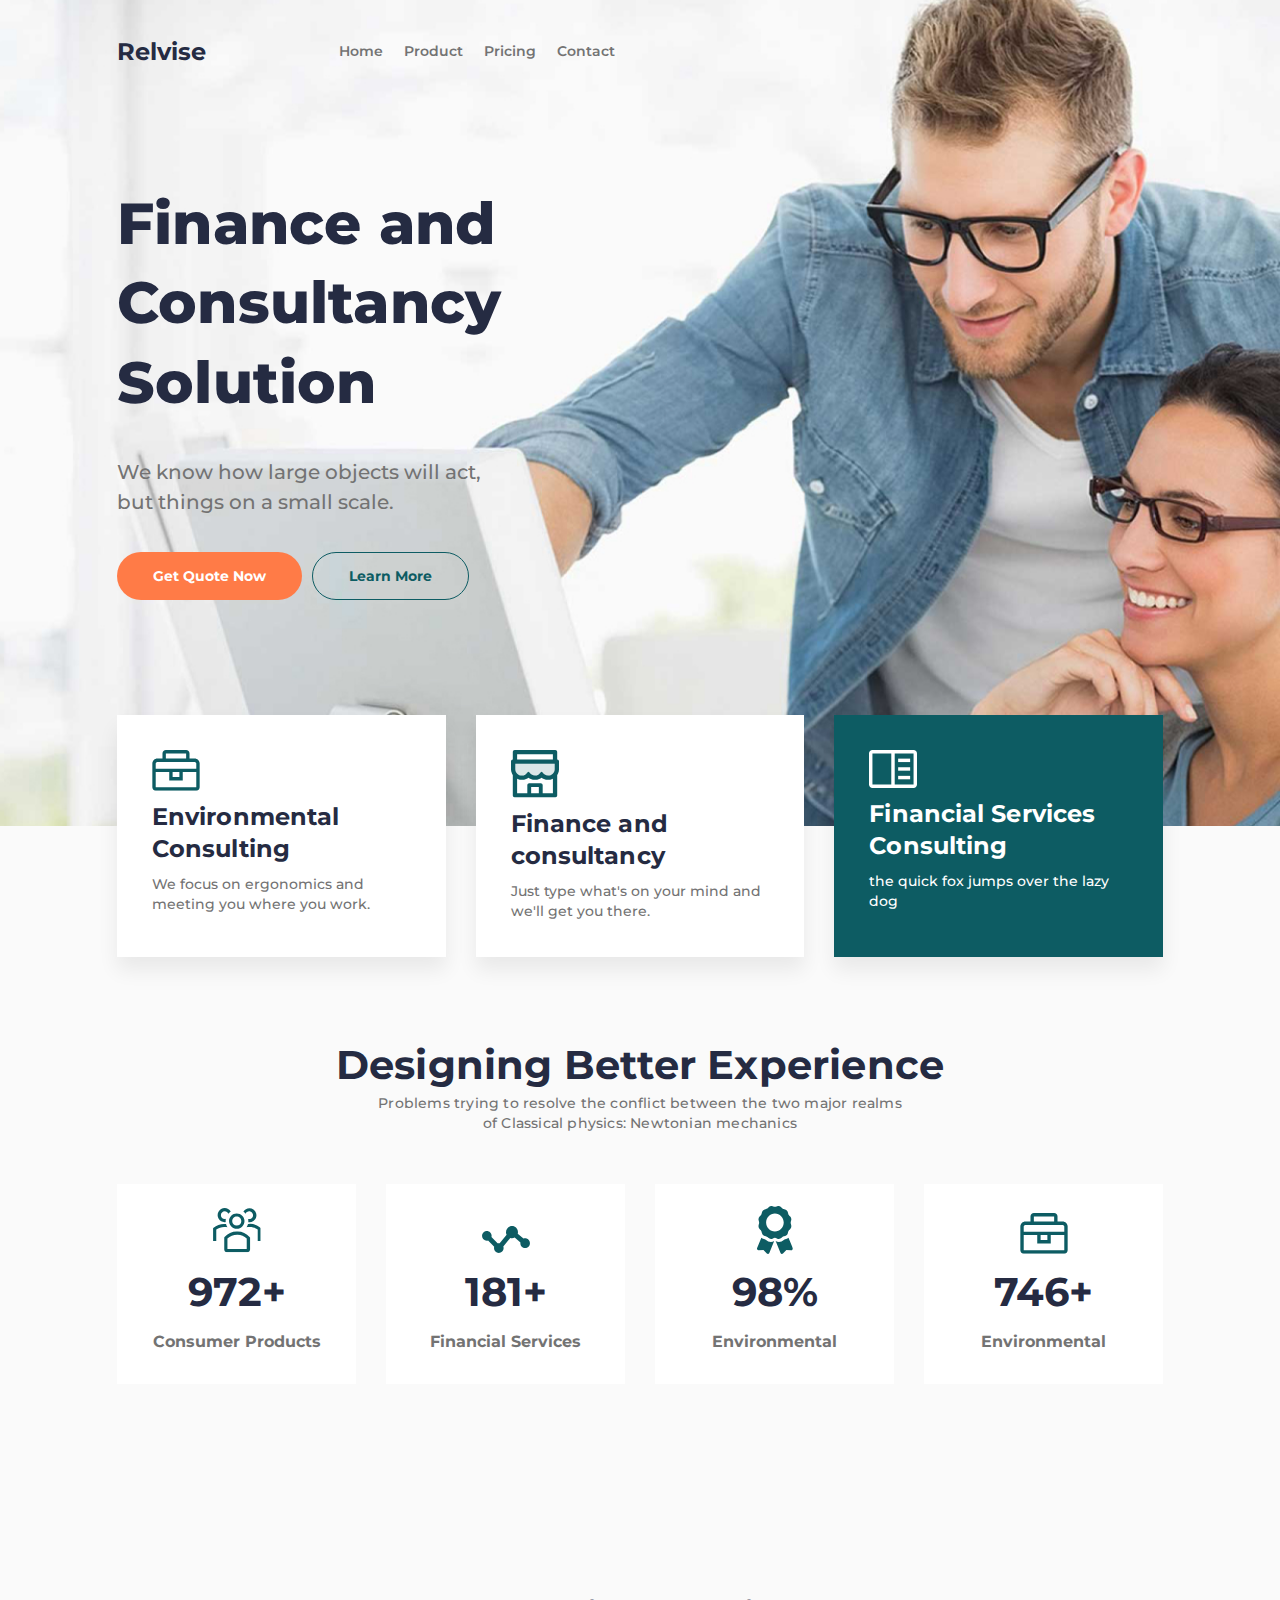
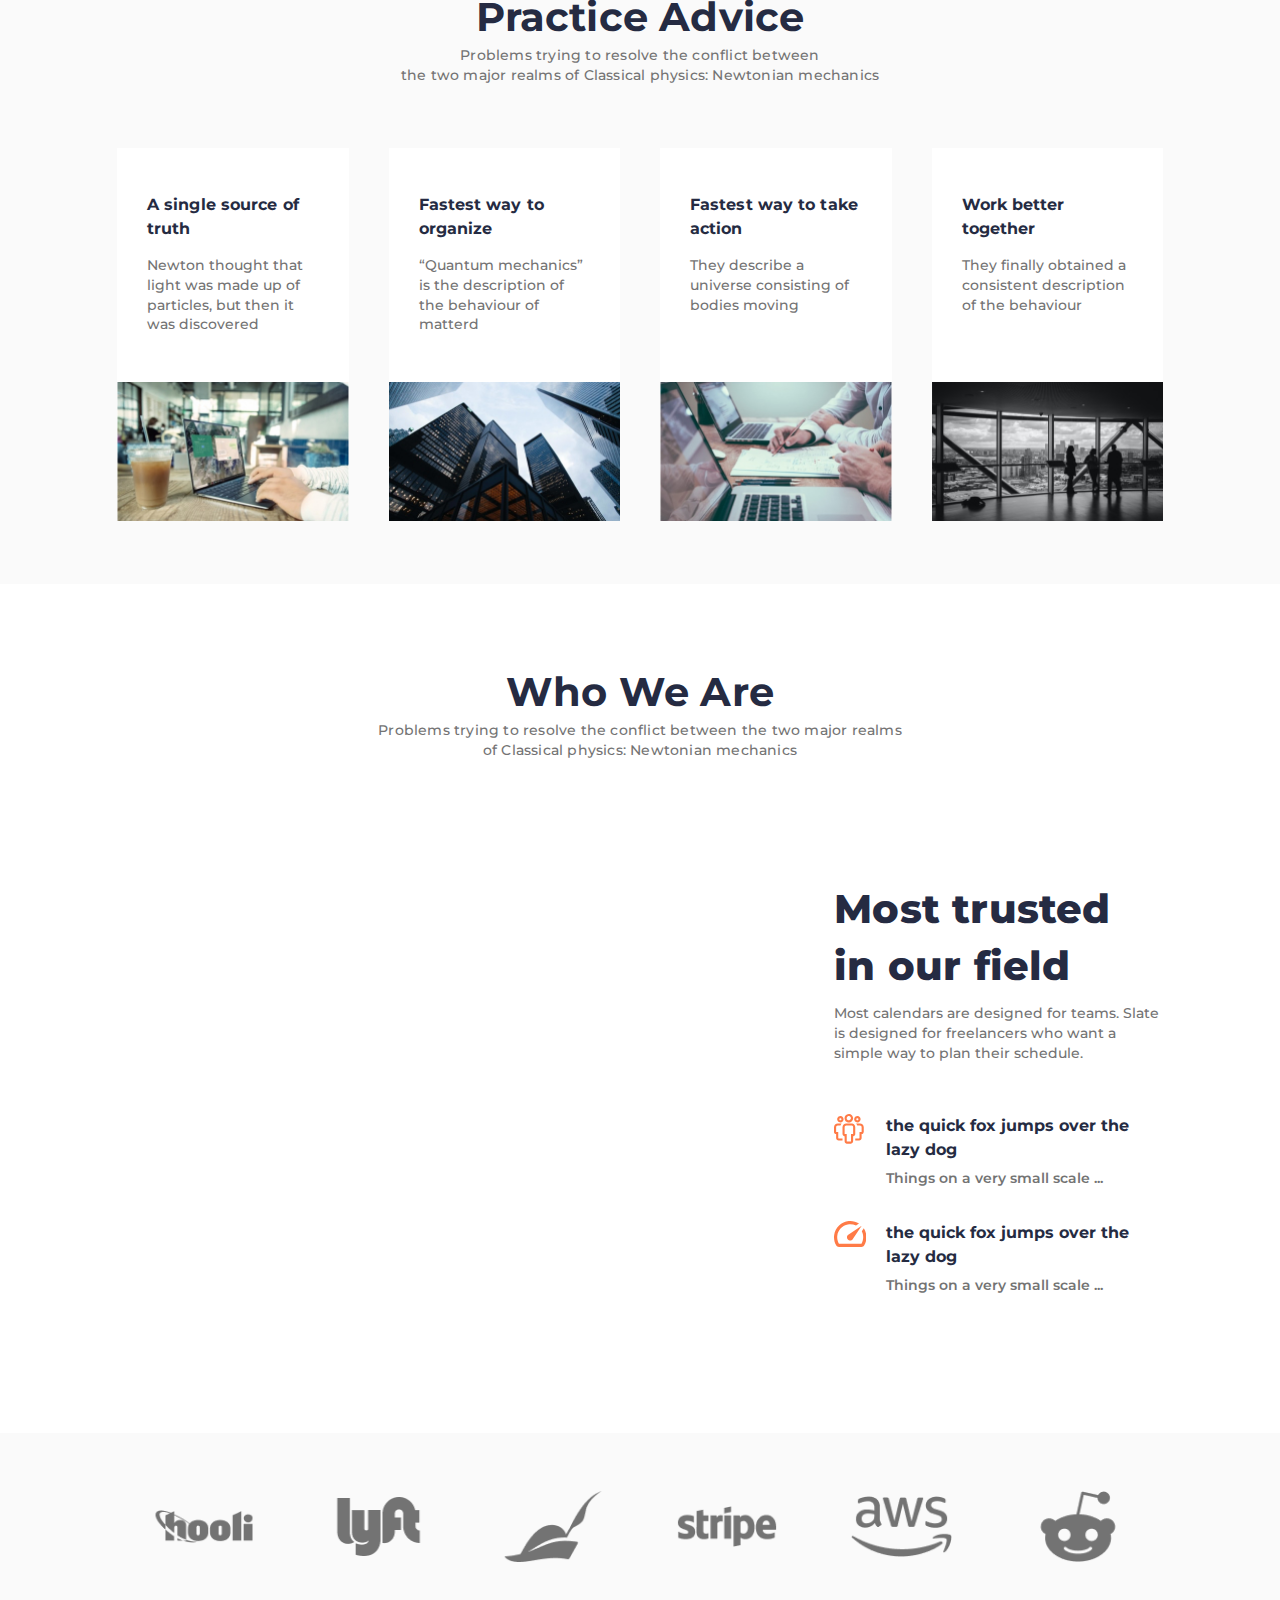
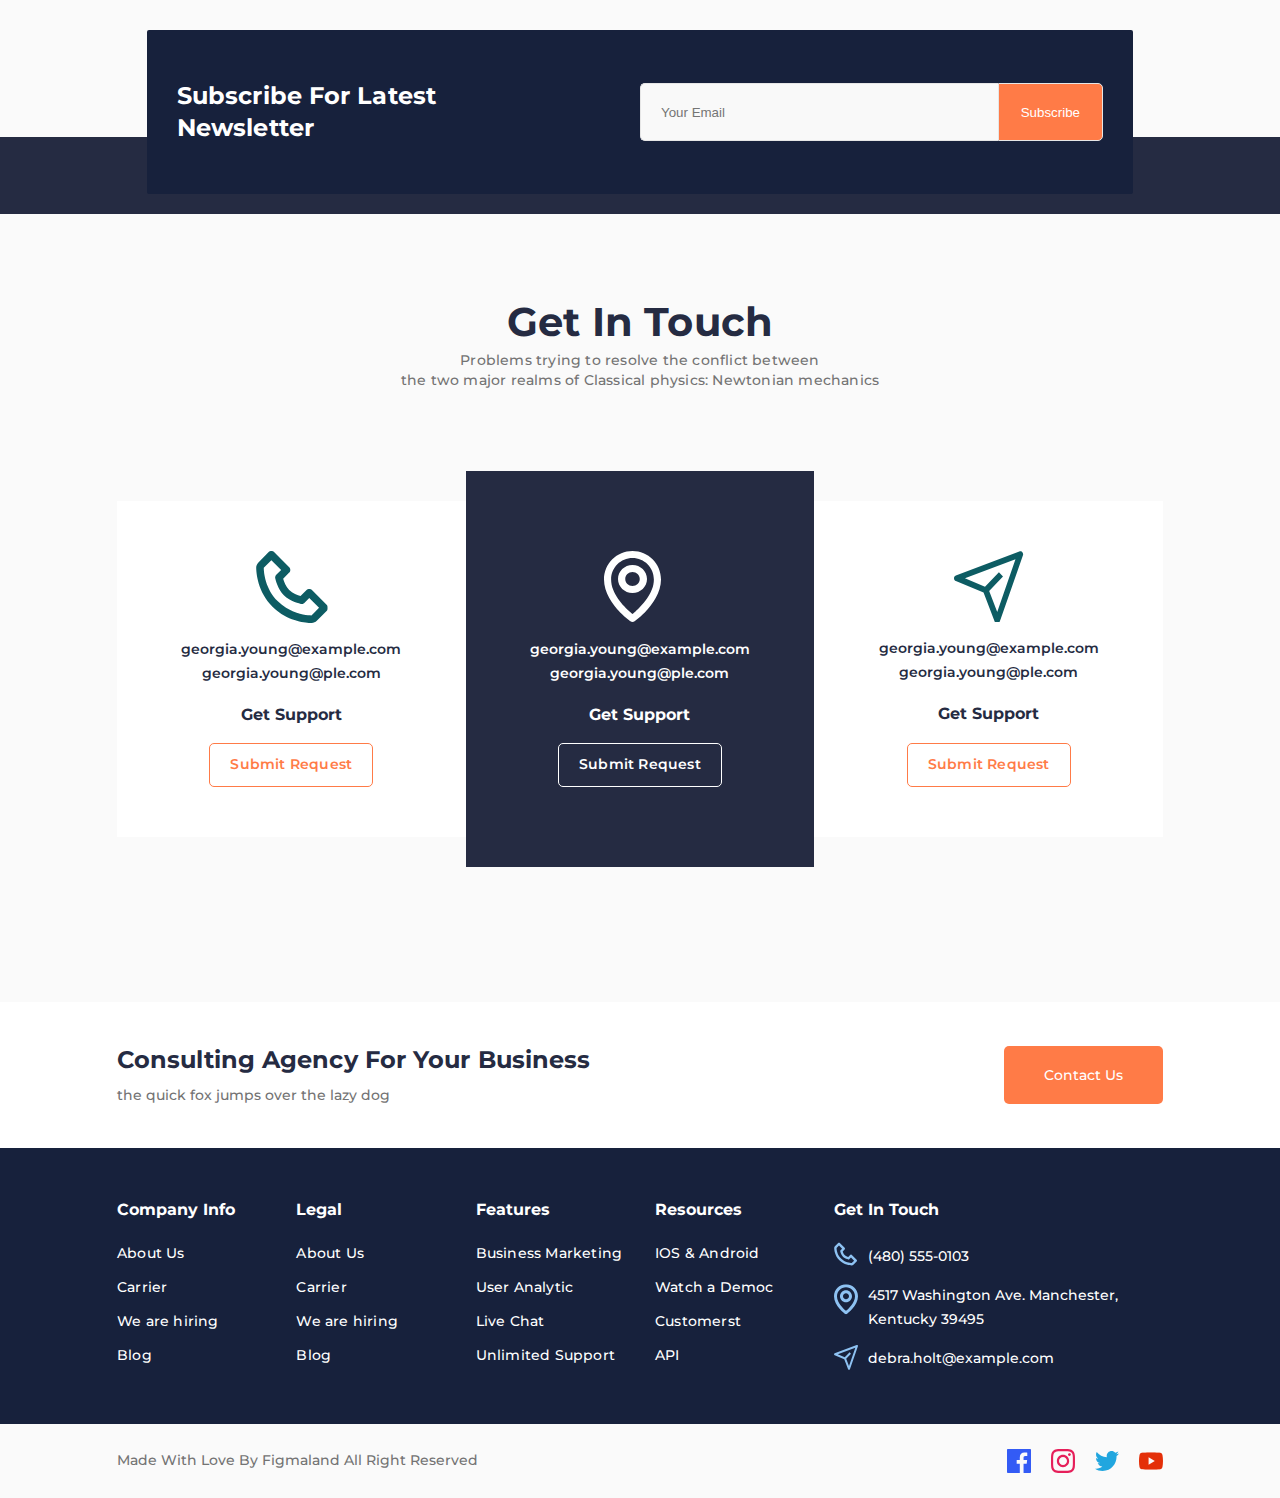
<file: index.html>
<!DOCTYPE html>
<html lang="en">
<head>
   <meta charset="UTF-8">
   <meta name="viewport" content="width=device-width, initial-scale=1.0">
   <link rel="stylesheet" href="css/style.css">
   <link rel="stylesheet" href="css/nullstyle.css">
   <link href="https://fonts.googleapis.com/css?family=Montserrat:regular,500,600,700,800&display=swap" rel="stylesheet" />
   <title>Relvise</title>
</head>
<body>
   <div class="wrapper">
      <header class="header">
         <div class="header__container __container">
            <a href="" class="header__logo">
               Relvise
            </a>
            <nav class="header__menu menu">
               <ul class="menu__list">
                  <li class="menu__item">
                     <a href="" class="menu__link">Home</a>
                  </li>
                  <li class="menu__item">
                     <a href="" class="menu__link">Product</a>
                  </li>
                  <li class="menu__item">
                     <a href="" class="menu__link">Pricing</a>
                  </li>
                  <li class="menu__item">
                     <a href="" class="menu__link">Contact</a>
                  </li>
               </ul>
            </nav>
         </div>
      </header>
      <main class="page">
         <div class="page__main-block main-block">
            <div class="main-block__container __container">
               <div class="main-block__body">
                  <h1 class="main-block__title">
                     Finance and Consultancy Solution 
                  </h1>
                  <div class="main-bclock__text">
                     We know how large objects will act, 
                     but things on a small scale.
                  </div>
                  <div class="main-block__buttons">
                     <a href="" class="main-block__button main-block__button_orange">Get Quote Now</a>
                     <a href="" class="main-block__button main-block__button_border">Learn More</a>
                  </div>
               </div>
               <div class="main-block__image __ibg">
                  <img src="img/mainblock/background.jpg" alt="background">
               </div>
            </div>
         </div>
         <section class="page__services services">
            <div class="services__container __container">
               <div class="services__body">
                  <div class="services__column">
                     <div class="services__item item-service">
                        <div class="item-service__icon">
                           <img src="img/services/01.svg" alt="Environmental Consulting">
                        </div>
                        <h3 class="item-service__title">Environmental Consulting</h3>
                        <div class="item-service__text">We focus on ergonomics and 
                           meeting you where you work. </div>
                     </div>
                  </div>
                  <div class="services__column">
                     <div class="services__item item-service">
                        <div class="item-service__icon">
                           <img src="img/services/02.svg" alt="   Finance and consultancy ">
                        </div>
                        <h3 class="item-service__title">Finance and consultancy </h3>
                        <div class="item-service__text">Just type what's on your mind 
                           and we'll get you there.</div>
                     </div>
                  </div>
                  <div class="services__column">
                     <div class="services__item item-service item-service__green">
                        <div class="item-service__icon">
                           <img src="img/services/03.svg" alt="Financial Services Consulting">
                        </div>
                        <h3 class="item-service__title">Financial Services Consulting</h3>
                        <div class="item-service__text">the quick fox jumps over the 
                           lazy dog</div>
                     </div>
                  </div>
               </div>
            </div>
         </section>
         <section class="page__advantages advantages">
            <div class="advantages__container __container">
               <div class="advantages__header header-block">
                  <h2 class="header-block__title">Designing Better Experience</h2>
                  <div class="header-block__sub-tiitle">Problems trying to resolve the conflict between the two major realms<br> 
                     of Classical physics: Newtonian mechanics </div>
               </div>
               <div class="advantages__body">
                  <div class="advantages__column">
                     <div class="advantages__item">
                        <div class="advantages__icon">
                           <img src="img/advantages/01.svg" alt="Consumer Products">
                        </div>
                        <div class="advantages__value">972+</div>
                        <div class="advantages__text">Consumer Products</div>
                     </div>
                  </div>
                  <div class="advantages__column">
                     <div class="advantages__item">
                        <div class="advantages__icon">
                           <img src="img/advantages/02.svg" alt="Financial Services">
                        </div>
                        <div class="advantages__value">181+</div>
                        <div class="advantages__text">Financial Services</div>
                     </div>
                  </div>
                  <div class="advantages__column">
                     <div class="advantages__item">
                        <div class="advantages__icon">
                           <img src="img/advantages/03.svg" alt="Environmental">
                        </div>
                        <div class="advantages__value">98%</div>
                        <div class="advantages__text">Environmental</div>
                     </div>
                  </div>
                  <div class="advantages__column">
                     <div class="advantages__item">
                        <div class="advantages__icon">
                           <img src="img/advantages/04.svg" alt="Environmental">
                        </div>
                        <div class="advantages__value">746+</div>
                        <div class="advantages__text">Environmental</div>
                     </div>
                  </div>
               </div>
            </div>
         </section>
         <section class="page__practice practice">
            <div class="pracice__container __container">
               <div class="practice__header header-block">
                  <h2 class="header-block__title">Practice Advice</h2>
                  <div class="header-block__sub-tiitle">Problems trying to resolve the conflict between<br> 
                     the two major realms of Classical physics: Newtonian mechanics</div>
               </div>
               <div class="practice__body">
                  <div class="practice__column">  
                     <a href="" class="item-practice__link">
                           <article  class="practice__item item-practice">
                              <div class="item-practice__content">
                                 <a href="" class="item-practice__link">
                                    <h4 class="item-practice__title">A single source 
                                       of truth</h4>
                                 </a>
                                 <div class="item-practice__text">
                                    Newton thought that 
                                    light was made up of 
                                    particles, but then it 
                                    was discovered 
                                 </div>
                              </div>
                              <a href="" class="item-practice__image __ibg">
                                 <img src="img/practice/01.jpg" alt="A single source 
                                 of truth">
                              </a>
                        </article>
                     </a>
                  </div> 
                  <div class="practice__column">  
                     <a href="" class="item-practice__link">
                           <article  class="practice__item item-practice">
                              <div class="item-practice__content">
                                 <a href="" class="item-practice__link">
                                    <h4 class="item-practice__title">Fastest way to 
                                       organize</h4>
                                 </a>
                                 <div class="item-practice__text">
                                    “Quantum mechanics” 
                                    is the description of the 
                                    behaviour of matterd 
                                 </div>
                              </div>
                              <a href="" class="item-practice__image __ibg">
                                 <img src="img/practice/02.jpg" alt="Fastest way to 
                                 organize">
                              </a>
                        </article>
                     </a>
                  </div> 
                  <div class="practice__column">  
                     <a href="" class="item-practice__link">
                           <article  class="practice__item item-practice">
                              <div class="item-practice__content">
                                 <a href="" class="item-practice__link">
                                    <h4 class="item-practice__title">Fastest way to 
                                       take action</h4>
                                 </a>
                                 <div class="item-practice__text">
                                    They describe a 
                                    universe consisting of 
                                    bodies moving
                                 </div>
                              </div>
                              <a href="" class="item-practice__image __ibg">
                                 <img src="img/practice/03.jpg" alt="Fastest way to 
                                 take action">
                              </a>
                        </article>
                     </a>
                  </div> 
                  <div class="practice__column">  
                     <a href="" class="item-practice__link">
                           <article  class="practice__item item-practice">
                              <div class="item-practice__content">
                                 <a href="" class="item-practice__link">
                                    <h4 class="item-practice__title">Work better 
                                       together</h4>
                                 </a>
                                 <div class="item-practice__text">
                                    They finally obtained 
                                    a consistent description 
                                    of the behaviour 
                                 </div>
                              </div>
                              <a href="" class="item-practice__image __ibg">
                                 <img src="img/practice/04.jpg" alt="Work better 
                                 together">
                              </a>
                        </article>
                     </a>
                  </div> 
               </div>
            </div>
         </section>
         <section class="page__whoweare whoweare">
            <div class="whoweare__container __container">
               <div class="whoweare__header header-block">
                  <h2 class="header-block__title">Who We Are</h2>
                  <div class="header-block__sub-tiitle">Problems trying to resolve the conflict between the two major realms<br> 
                     of Classical physics: Newtonian mechanics</div>
               </div>
               <div class="whoweare__body">
                  <div class="whoweare__video">
                     <iframe width="560" height="315" src="https://www.youtube.com/embed/h5ecTt96mU0?si=zobs4gCQweJCMbfS" title="YouTube video player" frameborder="0" allow="accelerometer; autoplay; clipboard-write; encrypted-media; gyroscope; picture-in-picture; web-share" referrerpolicy="strict-origin-when-cross-origin" allowfullscreen></iframe>
                  </div>
                  <div class="whoweare__content">
                     <div class="whoweare__top">
                        <h2 class="whoweare__title">Most trusted in our field</h2>
                        <div class="whoweare__text">Most calendars are designed for teams. Slate 
                           is designed for freelancers who want a 
                           simple way to plan their schedule.</div>
                     </div>
                     <div class="whoweare__items">
                        <div class="whoweare__item item-whoweare">
                           <div class="item-whoweare__icon">
                              <img src="img/whoweare/icons/01.svg" alt="">
                           </div>
                           <div class="item-whoweare__body">
                              <div class="item-whoweare__title">
                                 the quick fox jumps over the lazy dog
                              </div>
                              <div class="item-whoweare__text">Things on a very small scale ...</div>
                           </div>
                        </div>
                        <div class="whoweare__item item-whoweare">
                           <div class="item-whoweare__icon">
                              <img src="img/whoweare/icons/02.svg" alt="">
                           </div>
                           <div class="item-whoweare__body">
                              <div class="item-whoweare__title">
                                 the quick fox jumps over the lazy dog
                              </div>
                              <div class="item-whoweare__text">Things on a very small scale ...</div>
                           </div>
                        </div>
                     </div>
                  </div>
               </div>
            </div>
         </section>
         <div class="page__clients clients">
            <div class="clients__container __container">
               <div class="clients__items">
                  <div class="clients__item">
                     <img src="img/clients/01.png" alt="clients">
                  </div>
                  <div class="clients__item">
                     <img src="img/clients/02.png" alt="clients">
                  </div>
                  <div class="clients__item">
                     <img src="img/clients/03.png" alt="clients">
                  </div>
                  <div class="clients__item">
                     <img src="img/clients/04.png" alt="clients">
                  </div>
                  <div class="clients__item">
                     <img src="img/clients/05.png" alt="clients">
                  </div>
                  <div class="clients__item">
                     <img src="img/clients/06.png" alt="clients">
                  </div>
               </div>
            </div>
         </div>
         <section class="page__subscribe subscribe">
            <div class="subscribe__container __container">
               <div class="subscribe__body">
                  <h4 class="subscribe__title">Subscribe For Latest Newsletter</h4>
                  <form action="" class="subscribe__form">
                     <input autocomplete="off" type="email" required name="form[]" placeholder="Your Email" class="subscribe__input">
                     <button type="submit" class="subscribe__button">Subscribe</button>
                  </form>
               </div>
            </div>
         </section>
         <section class="page__getintouch getintouch">
            <div class="getintouch__container __container">
               <div class="getintouch__header header-block">
                  <h2 class="header-block__title">Get In Touch</h2>
                  <div class="header-block__sub-tiitle">Problems trying to resolve the conflict between<br> 
                     the two major realms of Classical physics: Newtonian mechanics </div>
               </div>
               <div class="getintouch__items">
                  <div class="getintouch__item item-getintouch">
                     <div class="item-getintouch__icon">
                        <img src="img/getintouch/01.svg" alt="getintouch">
                     </div>
                     <div class="item-getintouch__emails">
                        <a href="mailto:georgia.young@example.com" class="item-getintouch__email">georgia.young@example.com</a>
                        <a href="mailto:georgia.young@ple.com" class="item-getintouch__email">georgia.young@ple.com</a>
                     </div>
                     <div class="item-getintouch__label">Get Support</div>
                     <a href="" class="getintouch__button">Submit Request</a>
                  </div>
                  <div class="getintouch__item item-getintouch item-getintouc_active">
                     <div class="item-getintouch__icon">
                        <img src="img/getintouch/02.svg" alt="getintouch">
                     </div>
                     <div class="item-getintouch__emails">
                        <a href="mailto:georgia.young@example.com" class="item-getintouch__email">georgia.young@example.com</a>
                        <a href="mailto:georgia.young@ple.com" class="item-getintouch__email">georgia.young@ple.com</a>
                     </div>
                     <div class="item-getintouch__label">Get Support</div>
                     <a href="" class="getintouch__button">Submit Request</a>
                  </div>
                  <div class="getintouch__item item-getintouch">
                     <div class="item-getintouch__icon">
                        <img src="img/getintouch/03.svg" alt="getintouch">
                     </div>
                     <div class="item-getintouch__emails">
                        <a href="mailto:georgia.young@example.com" class="item-getintouch__email">georgia.young@example.com</a>
                        <a href="mailto:georgia.young@ple.com" class="item-getintouch__email">georgia.young@ple.com</a>
                     </div>
                     <div class="item-getintouch__label">Get Support</div>
                     <a href="" class="getintouch__button">Submit Request</a>
                  </div>
               </div>
            </div>
         </section>
         <section class="page__contact contact">
            <div class="contact__container __container">
               <div class="contact__body">
                  <div class="contact__content">
                     <h4 class="contact__title">Consulting Agency For Your Business</h4>
                     <div class="contact__text">the quick fox jumps over the lazy dog</div>
                  </div>
                  <a href="" class="contact__button">Contact Us</a>
               </div>
            </div>
         </section>
      </main>
      <footer class="footer">
         <div class="footer__top">
            <div class="footer__main __container">
               <div class="footer__row">
                  <div class="footer__column">
                     <div class="footer__label">Company Info</div>
                     <nav class="footer__menu menu-footer">
                        <ul class="menu-footer__list">
                           <div class="menu-footer__item">
                              <div class="menu-footer__link">About Us</div>
                           </div>
                           <div class="menu-footer__item">
                              <div class="menu-footer__link">Carrier</div>
                           </div>
                           <div class="menu-footer__item">
                              <div class="menu-footer__link">We are hiring</div>
                           </div>
                           <div class="menu-footer__item">
                              <div class="menu-footer__link">Blog</div>
                           </div>
                        </ul>
                     </nav>
                  </div>
                  <div class="footer__column">
                     <div class="footer__label">Legal</div>
                     <nav class="footer__menu menu-footer">
                        <ul class="menu-footer__list">
                           <div class="menu-footer__item">
                              <div class="menu-footer__link">About Us</div>
                           </div>
                           <div class="menu-footer__item">
                              <div class="menu-footer__link">Carrier</div>
                           </div>
                           <div class="menu-footer__item">
                              <div class="menu-footer__link">We are hiring</div>
                           </div>
                           <div class="menu-footer__item">
                              <div class="menu-footer__link">Blog</div>
                           </div>
                        </ul>
                     </nav>
                  </div>
                  <div class="footer__column">
                     <div class="footer__label">Features</div>
                     <nav class="footer__menu menu-footer">
                        <ul class="menu-footer__list">
                           <div class="menu-footer__item">
                              <div class="menu-footer__link">Business Marketing</div>
                           </div>
                           <div class="menu-footer__item">
                              <div class="menu-footer__link">User Analytic</div>
                           </div>
                           <div class="menu-footer__item">
                              <div class="menu-footer__link">Live Chat</div>
                           </div>
                           <div class="menu-footer__item">
                              <div class="menu-footer__link">Unlimited Support</div>
                           </div>
                        </ul>
                     </nav>
                  </div>
                  <div class="footer__column">
                     <div class="footer__label">Resources</div>
                     <nav class="footer__menu menu-footer">
                        <ul class="menu-footer__list">
                           <div class="menu-footer__item">
                              <div class="menu-footer__link">IOS & Android</div>
                           </div>
                           <div class="menu-footer__item">
                              <div class="menu-footer__link">Watch a Democ</div>
                           </div>
                           <div class="menu-footer__item">
                              <div class="menu-footer__link">Customerst</div>
                           </div>
                           <div class="menu-footer__item">
                              <div class="menu-footer__link">API</div>
                           </div>
                        </ul>
                     </nav>
                  </div>
                  <div class="footer__column">
                     <div class="footer__label">Get In Touch</div>
                     <div class="footer__contacts contacts-footer">
                        <a href="tel:4805550103" class="contacts-footer__item contacts-footer__item-phone">(480) 555-0103</a>
                        <a href="" class="contacts-footer__item contacts-footer__item-map">4517 Washington Ave. Manchester, Kentucky 39495</a>
                        <a href="mailto:debra.holt@example.com" class="contacts-footer__item contacts-footer__item-email">debra.holt@example.com</a>
                     </div>
                  </div>
               </div>
            </div>
         </div>
         <div class="footer__bottom">
            <div class="footer__container __container">
               <div class="footer__copy">Made With Love By Figmaland All Right Reserved </div>
               <div class="footer__social social">
                  <a href="" class="social__item">
                     <img src="img/footer/social/01.svg" alt="facebook">
                  </a>
                  <a href="" class="social__item">
                     <img src="img/footer/social/02.svg" alt="instagram">
                  </a>
                  <a href="" class="social__item">
                     <img src="img/footer/social/03.svg" alt="twitter">
                  </a>
                  <a href="" class="social__item">
                     <img src="img/footer/social/04.svg" alt="youtube">
                  </a>
               </div>
            </div>
         </div>
      </footer>
   </div>
   <script src="js/script.js"></script>
</body>
</html>
</file>
<file: css/style.css>
/* Обнуление */
*,
*::before,
*::after {
	padding: 0;
	margin: 0;
	border: 0;
	box-sizing: border-box;
}
a {
	text-decoration: none;
}
ul,
ol,
li {
	list-style: none;
}
img {
	vertical-align: top;
}
h1,
h2,
h3,
h4,
h5,
h6 {
	font-weight: inherit;
	font-size: inherit;
}

html,
body{
   height: 100%;
   line-height: 1;
   font-size: 14px;
   color: #252B42;
   font-weight: 500;
   font-family: Montserrat;
   background-color: #FAFAFA;
}

.wrapper{
   display: flex;
   flex-direction: column;
   min-height: 100%;
   overflow: hidden;
}

.__container{
   max-width: 1046px;
   padding: 0 15px;
   margin: 0px auto;
   box-sizing: content-box;
}

.__ibg{
   position: relative;
}

.__ibg img{
   position: absolute;
   width: 100%;
   height: 100%;
   top: 0;
   left: 0;
   object-fit: cover;
}

/*------HEADER-------*/

.header {
   position: absolute;
   width: 100%;
   left: 0;
   right: 0;
   z-index: 50;
   
}
.header__container {
   display: flex;
   min-height: 104px;
   align-items: center;
}
@media(max-width:479px){
   .header__container {
      min-height: 70px;
   }
}
.header__logo {
   font-size: 24px;
   font-weight: 700;
   color: inherit;
}
.header__menu {
   margin: 0 0 0 133px;
}

@media(max-width:992px){
   .header__menu {
      margin: 0 0 0 80px;
   }
}
@media(max-width:767px){
   .header__menu {
      margin: 0 0 0 40px;
   }
}
@media(max-width:479px){
   .header__menu {
      margin: 0 0 0 20px;
   }
}

.menu {
   padding: 5px 0;
}
.menu__list {
   flex-wrap: wrap;
   display: flex;
}  
.menu__item:not(:last-child){
   margin: 0 21px 0 0;
}
.menu__link {
   color:#737373;
   font-weight: 600;
   line-height: calc(24/14*100%);
}

.menu__link:hover {
   text-decoration: underline;
}
@media(max-width:479px){
   .menu__link {
      font-size: 18px;
   }
}

/*------PAIG-------*/
.page{
   flex: 1 1 auto;
}
.page__main-block {
}
.page__services {
   position: relative;
   z-index: 2;
   margin: -111px 0 0 0;
}
.page__advantages {
}

.page__whoweare {
}

.page__clients:not(:last-child) {
   margin: 0 0 10px 0;
}

.page__subscribe {
}
.page__getintouch {
}
.page__contact {
}
/*------HEADER BLOCK-------*/
.header-block {
   text-align: center;
   letter-spacing: 0.2px;
}
.header-block__title {
   font-size: 40px;
   font-weight: 700;
   line-height: calc(57/40*100%);
}
@media(max-width:992px){
   .header-block__title {
      font-size: 35px;
   }
}
@media(max-width:767px){
   .header-block__title {
      font-size: 30px;
   }
}
.header-block___title:not(:last-child){
   margin: 0 10px 0 0;
}
.header-block__sub-tiitle {
   line-height: calc(20/14*100%);
   color: #737373;
}

/*------MAIN-BLOCK-------*/
.main-block {
   position: relative;
}
.main-block__container{
}
.main-block__body {
   padding: 184px 0 191px 0;
   position: relative;
   z-index: 2;
   max-width: 400px;
}
@media(max-width:992px){
   .main-block__body {
      padding: 120px 0 191px 0;
   }
}
@media(max-width:479px){
   .main-bclock__body{
      padding: 115px 0 160px 0;
   }
}
.main-block__body > *{
   padding: 0 0 35px 0;
}

.main-block__title {
   font-size: 58px;
   letter-spacing: 0.2px;
   line-height: calc(80/58*100%);
   font-weight: 800;
}
@media (max-width: 479px) {
	.main-block__title {
		font-size: 42px;
	}
}
.main-bclock__text {
   color:#737373;
   font-size: 20px;
   line-height: calc(30/20*100%);
}
@media(max-width:992px){
   .main-bclock__text {
      font-size: 42px;
   }
}
@media(max-width:479px){
   .main-bclock__text{
      color:#494848;
   }
}
.main-block__buttons {
   display: flex;
   flex-wrap: wrap;
   margin: -10px 0;
}
.main-block__button {
   border-radius: 37px;
   display: flex;
   letter-spacing: 0,2px;
   font-weight: 700;
   text-align: center;
   line-height: calc(28/14*100%);;
   min-height: 48px;
   justify-content: center;
   align-items: center;
   padding: 5px 36px;
   margin: 10px 0;
   transition: all 0.3s ease 0s;
}
@media(max-width:479px){
   .main-block__button{
      flex: 1 1 100%;
   }
}
@media(min-width:479px){
   .main-block__button:not(:last-child){
      margin-right: 10px;
   }
}
.main-block__button_orange {
   background: #FF7B47;
   color: #fff;
}
.main-block__button_orange:hover {
   background: #fff;
   color: #FF7B47;
}
.main-block__button_border {
   color: #0D5C63;
   border: 1px solid #0D5C63;
}
.main-block__button_border:hover {
   background: #0D5C63;
   color: #fff;
}
.main-block__image{
   position: absolute;
   width: 100%;
   height: 100%;
   top: 0;
   left: 0;
}

@media(max-width:1300px){
   .main-block__image img {
      object-position: right;
   }
}

@media(max-width: 992px){
   .main-block__image{
      opacity: 0.5;
   }
}

/*------SERVICES-------*/
.services {
}
.container__services {
}
.services__body {
   
}
@media(min-width:670px){
   .services__body {
      display: flex; 
      flex-wrap: wrap;
      margin: 0px -15px;
   }
}
.services__column {
   padding: 0px  15px;
   flex: 0 1 33.333%;   
}
@media(max-width:992px){
   .services__column {
      flex: 0 1 50%;
   }
   .services__column:not(:last-child){
      margin: 0px 0px 30px 0px;  
   }
   .services__column:last-child {
      flex: 1 1 100%;
   }
}
.services__item {
   height: 100%;
   box-shadow: 0px 13px 19px rgba(0, 0, 0, 0.07);
   background-color: #fff;
   padding: 35px;
}
@media(max-width:479px){
   .services__item {
      padding: 25px;
   }
}

.item-service {
}
.item-service__green {
   background-color: #0D5C63;
}
.item-service__green .item-service__title{
   color:#fff;
}
.item-service__green .item-service__text{
   color:#fff;
}
.item-service > *:not(:last-child){
   margin: 0 0 10px 0;
}
.item-service__icon {
}
.item-service__title {
   font-weight: 700;
   letter-spacing: 0.1px;
   font-size: 24px;
   line-height: calc(32/24*100%);
}

.item-service__text {
   color: #737373;
   line-height: calc(20/14*100%);
}
/*------ADVANTAGES-------*/

.advantages {
   padding: 80px 0;
}
@media(max-width:992px){
   .advantages {
      padding: 50px 0;
   }
}
@media(max-width:767px){
   .advantages {
      padding: 40px 0;
   }
}
.advantages__container {
}

.advantages__header {
   margin: 0 0 50px 0;
}
@media(max-width:1020px){
   .advantages__header {
      margin: 0 0 25px 0;
   }
}
.advantages__body {
   display: flex;
   flex-wrap: wrap;
   margin: 0 -15px -30px;
}
.advantages__column {
   padding: 0 15px;
   margin: 0px 0px 30px 0px;
   flex: 0 1 25%
}
@media(max-width:1020px){
   .advantages__column {
      flex: 0 1 50%;
   }
}
@media(max-width:560px){
   .advantages__column {
      flex: 0 1 100%;
   }
}
.advantages__item {
   background-color: #fff;
   font-weight: 700;
   padding: 30px;
   text-align: center;
}
.advantages__item > *:not(:last-child){
   margin: 0 0 10px 0;
}
.advantages__icon {
   height: 40px;
   display: flex;
   align-items: flex-end;
   justify-content: center;
}
.advantages__value {
   font-size: 40px;
   line-height: calc(57/40*100%);
}
.advantages__text {
   color:#737373;
   font-size: 16px;
   line-height: calc(24/16*100%);
}
/*------PRACTICE-------*/
.practice {
   padding: 125px 0 80px 0;
}
@media(max-width:993px){
   .practice {
      padding: 40px 0 80px 0;
   }
}
@media(max-width:767px){
   .practice {
      padding: 0 0 40px 0;
   }
}
.practice__container {
}
.practice__header {
   margin: 0 0 45px 0;
}
@media(max-width:767px){
   .practice__header {
      margin: 0 0 25px 0;
   }
}
.practice__body {
   margin: 0 -20px -30px;
   display: flex;
   flex-wrap: wrap;
}
.practice__column {
   padding: 0 20px;
   margin: 0 0 30px 0;
   flex: 0 1 25%; 
}
@media(max-width:1040px){
   .practice__column {
      flex: 0 1 50%;
   }
}
@media(max-width:630px){
   .practice__column {
      flex: 0 1 100%;
   }
}
.item-practice__link {
   color: inherit;
   display: inline-block;
}
.item-practice__link:not(:last-child) {
   margin: 0 0 15px 0;
}
.item-practice__link:hover {
   text-decoration: underline;
}
.practice__item {
}
.item-practice {
   background-color: #fff; 
   display: flex;
   height: 100%;
   flex-direction: column; 
}
.item-practice__content{
   padding: 30px;
   flex: 1 1 auto;
}

.item-practice__title {
   font-size: 16px;
   line-height: calc(24/16*100%);
   letter-spacing: 0.1px;
   font-weight: 700;
}
.item-practice__text {
   font-size: 14px;
   line-height: calc(20/14*100%);
   color:#737373;
}
.item-practice__image {
   display: block;
   padding: 0 0 60% 0;
}

/*------WHOWEARE-------*/

.whoweare {
   background-color: #fff;
   padding: 80px 0px 130px 0;
}
@media(max-width: 950px){
   .whoweare{
      padding: 50px 0px 50px 0;
   }
}
@media(max-width: 767px){
   .whoweare{
      padding: 20px 0px 50px 0;
   }
}
.whoweare__container {
}
.whoweare__header {
   margin: 0 0 100px 0;
}
@media(max-width: 950px){
   .whoweare__header {
      margin: 0 0 30px 0;
   }
}
.whoweare__body{
   display: flex;
   align-items: flex-start;
}
@media(max-width: 950px){
   .whoweare__body{
      flex-direction: column-reverse;
      align-items: stretch;
   }
}
.whoweare__video {
   flex: 0 0 57%;
   position: relative;
   padding: 0 0 42.25% 0;
}
@media(max-width: 950px){
   .whoweare__video:not(:last-child){
      margin: 50px 0 0 0;
   }
   .whoweare__video{
      padding: 0 0 56.25% 0;
   }
}
@media(max-width: 767px){
   .whoweare__video:not(:last-child){
      margin: 30px 0 0 0;
   }
}
.whoweare__video iframe{
   position: absolute;
   width: 100%;
   height: 100%;
   left: 0;
   top: 0;
   object-fit: cover;
}
.whoweare__content {
   flex: 1 1 auto;
   padding: 20px 0 0 121px;
}
@media(max-width: 1080px){
   .whoweare__content {
      padding: 0 0 0 50px;
   }
}
@media(max-width: 950px){
   .whoweare__content {
      padding: 0 0 0 0;
   }
}
.whoweare__top:not(:last-child) {
   margin: 0 0 50px 0;
}
@media(max-width: 767px){
   .whoweare__top:not(:last-child) {
      margin: 0 0 30px 0;
   }
}
.whoweare__title {
   font-size: 40px;
   font-weight: 800;
   line-height: calc(57/40*100%);
   letter-spacing: 0.2px;
}
@media(max-width: 950px){
   .whoweare__title {
      font-size: 24px;
   }
}
.whoweare__title:not(:last-child) {
   margin: 0 0 10px 0;
}
.whoweare__text {
   color: #737373;
   line-height: calc(20/14*100%);
}
.whoweare__items {
}
.whoweare__item {
   
}
.whoweare__item:not(:last-child) {
   margin: 0 0 30px 0;
}
.item-whoweare {
   display: flex;
}
.item-whoweare__icon {
   flex: 0 0 32px;
}
.item-whoweare__body {
   flex: 1 1 auto;
   padding: 0 0 0 20px;
}
.item-whoweare__title {
   font-weight: 700;
   font-size: 16px;
   font-weight: 24px;
   line-height: calc(24/16*100%);
}
.item-whoweare__title:not(:last-child) {
   margin: 0 0 5px 0;
}
.item-whoweare__text {
   font-weight: 600;
   color: #737373;
   line-height: calc(24/14*100%);
}
/*------CLIENTS-------*/

.clients {
   padding: 50px 0;
}
@media(max-width: 950px){
   .clients {
      padding: 30px 0;
   }
}
.clients__container {
}
.clients__items {
   display: flex;
   align-items: center;
   flex-wrap: wrap;
   justify-content: center;
}
.clients__item {
   padding: 8px 15px;
   flex: 0 1 16.6667%;
   text-align: center;
   min-width: 140px;
}
.clients__item img{
   max-width: 100%;
}

/*------SUBSCRIBE-------*/

.subscribe {
   position: relative;
   padding: 0 0 20px 0;
}
.subscribe::before {
   content: "";
   position: absolute;
   bottom: 0;
   width: 100%;
   height: 77px;
   left: 0;;
   background-color: #252B42;
}
.subscribe__container {
}

.subscribe__body {
   position: relative;
   z-index: 2;
   align-items: center;
   padding: 50px 30px;
   border-radius: 2px;
   background-color: #17213C;
}
@media(min-width: 1070px){
   .subscribe__body {
      margin: 0 30px;
   }
}
@media(min-width: 810px){
   .subscribe__body {
      display: flex;
      justify-content: space-between;
   }
}
@media(max-width: 810px){
   .subscribe__body {
      margin: 0 -15px;
      padding: 20px 15px;
   }
}
.subscribe__title {
   /*flex: 0 1 50%;*/
   color: #fff;
   font-size: 24px;
   line-height: calc(32/24*100%);
   letter-spacing: 0.1px;
   font-weight: 700;
}
@media(max-width: 810px){
   .subscribe__title {
      margin: 0 0 20px 0;
   }
}
@media(min-width: 810px){
   .subscribe__title {
      max-width: 266px;
   }
}
.subscribe__form {
   flex: 0 1 50%;
   display: flex;
   align-items: center;
}
.subscribe__input {
   width: 100%;
   flex: 1 1 auto;
   min-height: 58px;
   background-color: #F9F9F9;
   color: #E6E6E6;
   padding: 0 20px;
   border: 1px solid #E6E6E6;
   border-right: 0;
   box-sizing: border-box;
   border-radius: 5px 0 0 5px;
}
@media(max-width: 810px){
   .subscribe__input {
      padding: 0 15px;
   }
}
.subscribe__input:focus{
   color: #000;
}
.subscribe__button {
   background-color: #FF7B47;
   border: 1px solid #E6E6E6;
   border-radius: 0 5px 5px 0;
   display: flex;
   min-height: 58px;
   justify-content: center;
   align-items: center;
   text-align: center;
   color: #fff;
   padding: 0 22px;
   transition: all 0.3s ease 0s;
   cursor: pointer;
}
.subscribe__button:hover {
   background-color: #693622;
}
@media(max-width: 810px){
   .subscribe__button {
      padding: 0 15px;
   }
}
/*------GETINTOUCH-------*/

.getintouch {
   padding: 80px 0 135px 0;
}
@media(max-width: 767px){
   .getintouch {
      padding: 50px 0;
   }
}
.getintouch__container {
}
.getintouch__header {
   margin: 0 0 80px 0;
}
@media(max-width: 992px){
   .getintouch__header {
      margin: 0 0 50px 0;
   }
}
@media(max-width: 767px){
   .getintouch__header {
      margin: 0 0 30px 0;
   }
}

.getintouch__items {
   margin: 0 -15px;
}

@media(min-width: 992px){
   .getintouch__items {
      display: flex;
      align-items: center;
      margin: 0;
   }
}
.getintouch__item {
   flex: 0 1 33.333%; 
}
.item-getintouch {
   display: flex;
   flex-direction: column;
   justify-content: center ;
   align-items: center;
   background-color: #fff;
   padding: 50px 15px;
}
.item-getintouc_active{
   background-color: #252B42;
   padding: 80px 15px;
   color: #fff;
}
@media(max-width: 767px){
   .item-getintouc_active{
      padding: 50px 15px;
   }
}
.item-getintouc_active .getintouch__button {
   border: 1px solid #fff;
   color: #fff;
}
.item-getintouc_active .getintouch__button:hover {
   background-color: #FF7B47;
   color:#fff ;
}
.item-getintouch__icon {
}
.item-getintouch >*:not(:last-child) {
   margin: 0 0 15px 0;
}
.item-getintouch__emails {
   display: flex;
   flex-direction: column;
   justify-content: center;
   align-items: center;
}
.item-getintouch__email {
   color: inherit;
   font-weight: 600;
   line-height: calc(24/14*100%);
}
.item-getintouch__email:hover {
   text-decoration: underline;
}
.item-getintouch__label {
   font-weight: 700;
   font-size: 16px;
   line-height: calc(24/14*100%);
}
.getintouch__button {
   min-height: 44px;
   border: 1px solid #FF7B47;
   border-radius: 5px;
   display: flex;
   justify-content: center;
   align-items: center;
   padding: 5px 20px;
   line-height: calc(24/14*100%);
   letter-spacing: 0.2px;
   text-align: center;
   color: #FF7B47;
   font-weight: 600;
   transition: all 0.3s ease 0s;
}
.getintouch__button:hover {
   border: 1px solid #fff; 
   background-color: #FF7B47;
   color:#fff
}

/*------CONTACT-------*/

.contact {
   background-color: #fff;
   padding: 42px 0;
}

.contact__container {
}
@media(min-width: 767px){
   .contact__body {
      display: flex;
      justify-content: space-between;
      align-items: center;
   }
}
.contact__content {
   padding: 0 0 20px 0;
}

@media(min-width: 767px){
   .contact__content {
      padding: 0 20px 0 0;
   }
}
.contact__title {
   font-weight: 700;
   letter-spacing: 0.1px;
   font-size: 24px;
   line-height: calc(32/24*100%);
}
.contact__title:not(:last-child) {
   margin: 0 0 10px 0;
}
.contact__text {
   color: #737373;
   line-height: calc(20/14*100%);
}
.contact__button {
   display: flex;
   justify-content: center;
   align-items: center;
   background-color: #FF7B47;
   border-radius: 5px;
   min-height: 58px;
   padding: 5px 40px;
   color: #fff;
   transition: background-color 0.3s ease 0s;
}
.contact__button:hover {
   background-color: #8b3c1c;
}
/*------FOOTER-------*/

.footer {
   
}
.footer__top {
   background-color: #17213C;
   padding: 35px 0 ;
}
.footer__main {
}
.footer__row {
   display: flex;
   flex-wrap: wrap;
   margin: 0 -15px;
}
.footer__column {
   padding: 15px;
   flex: 0 1 16.667%;
}
.footer__column:last-child {
   flex: 0 1 33.334%;
}
@media(max-width: 992px){
   .footer__column {
      flex: 0 1 25%;
   }
   .footer__column:last-child {
      flex: 1 1 100%;
   }
}
@media(max-width: 700px){
   .footer__column {
      flex: 0 1 50%;
   }
}
.footer__label {
   font-weight: 700;
   font-size: 16px;
   color: #fff;
   line-height: calc(24/16*100%);
   margin: 0 0 20px 0;
}
.footer__menu {
}

.menu-footer {
}
.menu-footer__list {
}
.menu-footer__item:not(:last-child) {
   margin: 0 0 10px 0;
}
.menu-footer__link {
   display: inline-block;
   color: #fff;
   letter-spacing: 0.2px;
   line-height: calc(24/14*100%);
}
.contacts-footer__link:hover{
   text-decoration: underline;
}

.footer__contacts {
}
.footer__column {
}
.footer__label {
}
.footer__contacts {
}
.contacts-footer {
}
.contacts-footer {
   display: flex;
   flex-direction: column;
}
.contacts-footer__item{
   padding: 0 0 0 34px;
   display: flex;
   align-items: center;
   min-height: 30px;
   color: #fff;
   line-height: calc(24/14*100%);
}
.contacts-footer__item:hover{
   text-decoration: underline;
}
.contacts-footer__item:not(:last-child) {
   margin: 0 0 12px 0;
}
.contacts-footer__item-phone {
   background: url('../img/footer/img/01.svg') 0 0 no-repeat;
}
.contacts-footer__item-map {
   background: url('../img/footer/img/02.svg') 0 0 no-repeat;
}
.contacts-footer__item-email {
   background: url('../img/footer/img/03.svg') 0 0 no-repeat;
}

.footer__bottom {
   padding: 25px 0;
}
.footer__container {
   display: flex;
   justify-content: space-between;
   align-items: center;
}
@media(max-width: 767px){
   .footer__container {
      flex-direction: column;
   }
}
.footer__copy {
   color: #737373;
   line-height: calc(24/14*100%); 
}
@media(max-width: 767px){
   .footer__copy {
      margin: 0 0 5px 0;
      text-align: center; 
   }
}
.footer__social {
}
.social {
   display: flex;
   align-items: center;
}
.social__item:not(:last-child) {
   margin: 0 20px 0 0;
}
</file>
<file: css/nullstyle.css>
*,
*::before,
*::after {
	padding: 0;
	margin: 0;
	border: 0;
	box-sizing: border-box;
}
a {
	text-decoration: none;
}
ul,
ol,
li {
	list-style: none;
}
img {
	vertical-align: top;
}
h1,
h2,
h3,
h4,
h5,
h6 {
	font-weight: inherit;
	font-size: inherit;
}
</file>
